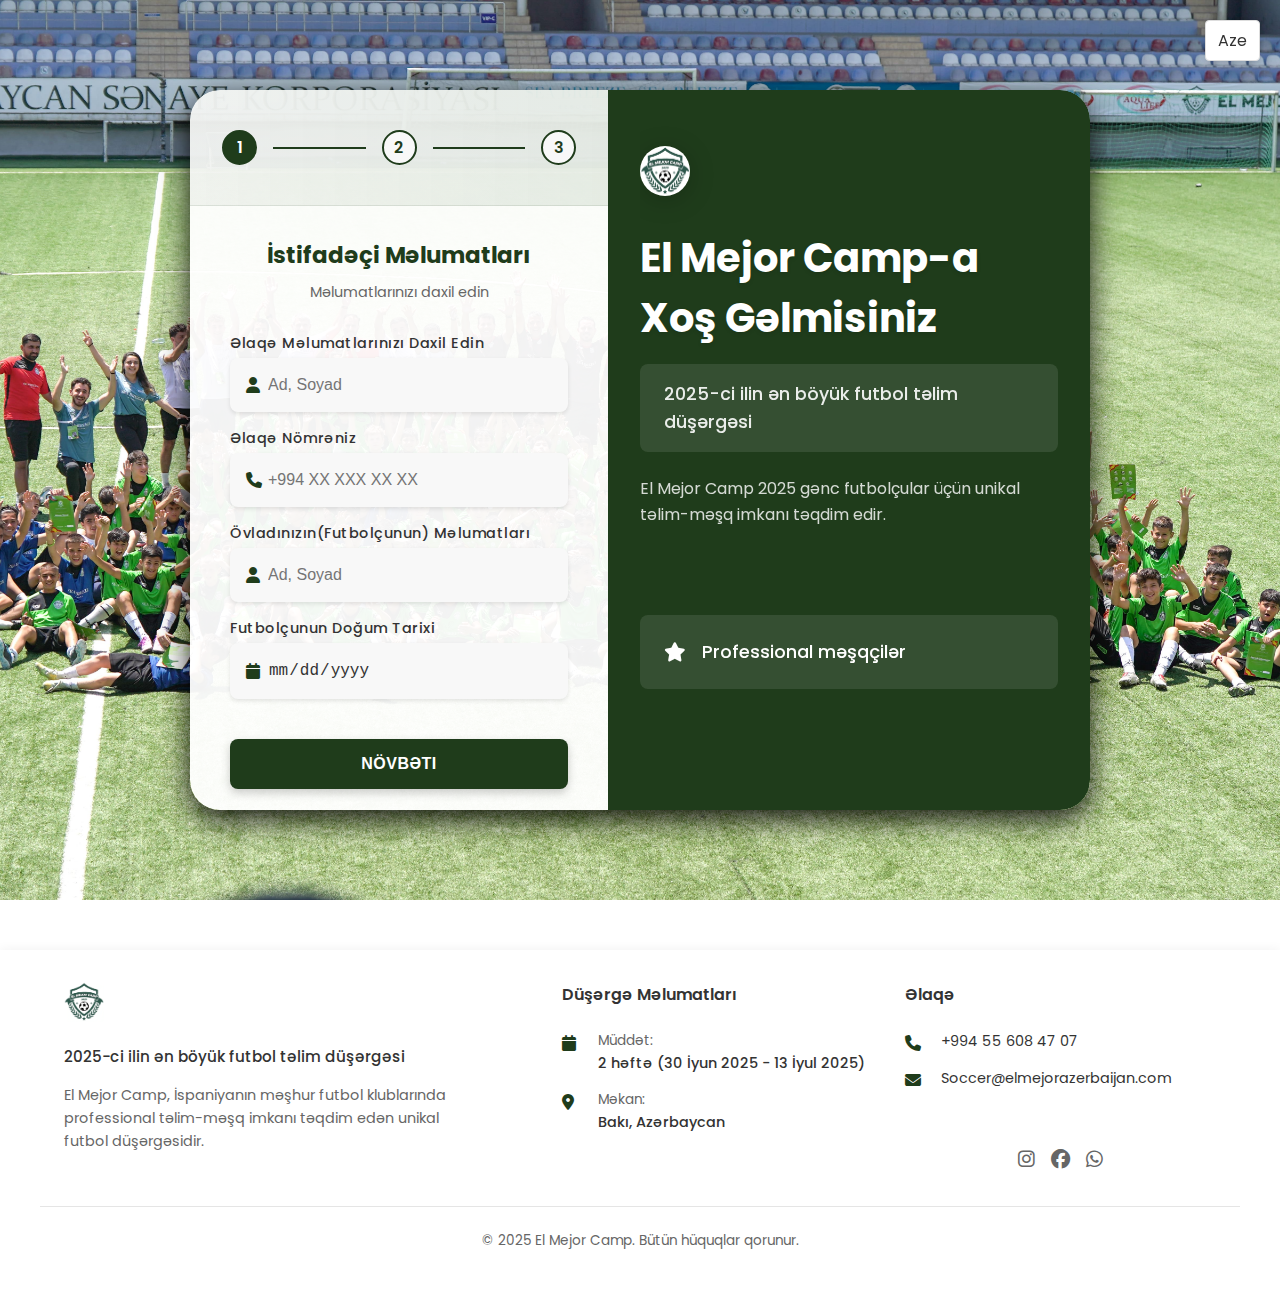
<file: frontend/index.html>
<!DOCTYPE html>
<html lang="en">

<head>
    <meta charset="UTF-8">
    <meta name="viewport" content="width=device-width, initial-scale=1.0">
    <title>El Mejor - Registration</title>
    <link rel="preconnect" href="https://fonts.googleapis.com">
    <link href="https://fonts.googleapis.com/css2?family=Poppins:wght@300;400;600&display=swap" rel="stylesheet">
    <link rel="stylesheet" href="./style.css">
    <link rel="stylesheet" href="https://cdnjs.cloudflare.com/ajax/libs/font-awesome/6.5.1/css/all.min.css">
</head>

<body>
    <div class="language-selector">
        <select id="languageSelect">
            <option value="az">Aze</option>
            <option value="en">Eng</option>
        </select>
    </div>
    <div class="main">
        <div class="container">
            <div class="form-section" id="form-section">
                <div class="form-header">
                    <div class="step-indicator">
                        <div class="step active" data-step="1">1</div>
                        <div class="step-line"></div>
                        <div class="step" data-step="2">2</div>
                        <div class="step-line"></div>
                        <div class="step" data-step="3">3</div>
                    </div>
                </div>
                <form id="form">
                    <div id="first-line" class="form-step active">
                        <div class="form-step-header">
                            <h2 data-translate="userInfo">İstifadəçi Məlumatları</h2>
                            <p class="form-subtitle" data-translate="enterInfo">Məlumatlarınızı daxil edin</p>
                        </div>

                        <div class="input-group">
                            <label for="parent-info" data-translate="contactInfo">Əlaqə Məlumatlarınızı Daxil
                                Edin</label>
                            <div class="input-wrapper">
                                <i class="input-icon fas fa-user"></i>
                                <input type="text" id="parent-info" name="parent-info"
                                    data-translate-placeholder="nameSurname" placeholder="Ad, Soyad" required>
                            </div>
                        </div>

                        <div class="input-group">
                            <label for="phone" data-translate="contactNumber">Əlaqə Nömrəniz</label>
                            <div class="input-wrapper">
                                <i class="input-icon fas fa-phone"></i>
                                <input type="tel" id="phone" name="phone" data-translate-placeholder="phoneNumber"
                                    placeholder="+994XXXXXXXXX" required>
                            </div>
                        </div>

                        <div class="input-group">
                            <label for="football-player-info" data-translate="playerInfo">Övladınızın(Futbolçunun)
                                Məlumatları</label>
                            <div class="input-wrapper">
                                <i class="input-icon fas fa-user"></i>
                                <input type="text" id="football-player-info" name="football-player-info"
                                    data-translate-placeholder="nameSurname" placeholder="Ad, Soyad" required>
                            </div>
                        </div>

                        <div class="input-group">
                            <label for="age" data-translate="birthDate">Futbolçunun Doğum Tarixi</label>
                            <div class="input-wrapper">
                                <i class="input-icon fas fa-calendar"></i>
                                <input type="date" id="age" name="age" required>
                            </div>
                        </div>

                        <button type="button" class="btn" id="next-button" data-translate="next">Növbətİ <i
                                class="fas fa-arrow-right"></i></button>
                    </div>
                    <div id="second-line" class="form-step">
                        <div class="form-step-header">
                            <h2 data-translate="additionalInfo">Əlavə Məlumatlar</h2>
                            <p class="form-subtitle" data-translate="footballExperience">Futbol təcrübəniz haqqında
                                məlumat verin</p>
                        </div>

                        <div class="input-group">
                            <label for="location" data-translate="address">Futbolçunun Yaşayış Ünvanı</label>
                            <div class="input-wrapper">
                                <i class="input-icon fas fa-trophy"></i>
                                <input type="text" id="location" name="location"
                                    data-translate-placeholder="addressPlaceholder" placeholder="Ölkə, Şəhər" required>
                            </div>
                        </div>

                        <div class="input-group">
                            <label for="club" data-translate="club">Futbolçunun oynadığı peşəkar/ ödənişli / həvəskar
                                klub</label>
                            <div class="input-wrapper">
                                <i class="input-icon fas fa-trophy"></i>
                                <input type="text" id="club" name="club" data-translate-placeholder="clubPlaceholder"
                                    placeholder="Klubun adını daxil edin" required>
                            </div>
                        </div>

                        <div class="input-group">
                            <label for="position" data-translate="position">Oyun Mövqeyi</label>
                            <div class="input-wrapper">
                                <i class="input-icon fas fa-futbol select-icon"></i>
                                <select id="position" name="position" required>
                                    <option value="" data-translate="positionPlaceholder">Select Position</option>
                                    <option value="goalkeeper" data-translate="goalkeeper">Qapıçı</option>
                                    <option value="center-back" data-translate="centerBack">Mərkəz Müdafiəçi</option>
                                    <option value="full-back" data-translate="fullBack">Kənar Müdafiəçi</option>
                                    <option value="defensive-midfielder" data-translate="defensiveMidfielder">Dayaq Yarımmüdafiəçi</option>
                                    <option value="central-midfielder" data-translate="centralMidfielder">Mərkəz Yarımmüdafiəçi</option>
                                    <option value="attacking-midfielder" data-translate="attackingMidfielder">Hücumameyilli Yarımmüdafiəçi</option>
                                    <option value="winger" data-translate="winger">Qanad Hücumçu</option>
                                    <option value="center-forward" data-translate="centerForward">Mərkəz Hücumçu
                                    </option>
                                </select>


                            </div>
                        </div>

                        <div class="input-group">
                            <label for="foot" data-translate="foot">Güclü Ayaq</label>
                            <div class="input-wrapper">
                                <i class="input-icon fas fa-shoe-prints"></i>
                                <select id="foot" name="foot" required>
                                    <option value="" data-translate="footPlaceholder">Select Foot</option>
                                    <option value="Sağ" data-translate="rightFoot">Right</option>
                                    <option value="Sol" data-translate="leftFoot">Left</option>
                                    <option value="Hər ikisi" data-translate="both">Both</option>
                                </select>
                            </div>
                        </div>

                        <div class="form-buttons">
                            <button type="button" class="btn btn-back" id="back-button" data-translate="back">⬅
                                Gerİ</button>
                            <button type="button" class="btn" id="next-button" data-translate="next">Növbətİ <i
                                    class="fas fa-arrow-right"></i></button>
                        </div>
                    </div>
                    <div id="third-line" class="form-step">
                        <div class="form-step-header">
                            <h2 data-translate="paymentTerms">Ödəniş və Qaytarılma Şərtləri</h2>
                            <p class="form-subtitle" data-translate="readTerms">Zəhmət olmasa şərtləri oxuyub
                                təsdiqləyin</p>
                        </div>

                        <div class="terms-container">
                            <h3 data-translate="rules">El Mejor Futbol Yay Kampı – Ödəniş və Qaytarılma Şərtləri</h3>

                            <div class="terms-section">
                                <h4 data-translate="firstRule" style="font-weight: bold;">1. Zədələnmə halında tibbi xərclər</h4>
                                <ul>
                                    <li data-translate="firstRuleContent">Camp zamanı futbolçunun hər hansı zədə alması halında müalicə xərcləri tam
                                        olaraq təşkilatçılar tərəfindən qarşılanacaqdır.</li>
                                </ul>
                            </div>

                            <div class="terms-section">
                                <h4 data-translate="secondRule" style="font-weight: bold;">2. Ödəniş və iştirak qaydaları</h4>
                                <ul>
                                    <li data-translate="secondRuleFirst">Campda iştirak üçün tam ödəniş 1 iyun 2025 tarixinədək edilməlidir.</li>
                                    <li data-translate="secondRuleSecond">İştirakçı seçim mərhələsindən keçdiyi halda, viza və biletlər təşkilatçılar
                                        tərəfindən qarşılanacaqdır.</li>
                                    <li data-translate="secondRuleThird">Ödənişə 14 günlük məşq proqramı və idman geyimi daxildir.</li>
                                </ul>
                            </div>

                            <div class="terms-section">
                                <h4 data-translate="thirdRule" style="font-weight: bold;">3. Ödənişin geri qaytarılması qaydaları</h4>
                                <ul>
                                    <li data-translate="thirdRuleFirst">Tam ödəniş edilmiş, lakin iştirak edilmədiyi halda, məbləğ geri qaytarılmır.
                                    </li>
                                    <li data-translate="thirdRuleSecond">İlkin ödəniş edildikdən sonra, tam məbləğin ən gec 1 iyun 2025 tarixinədək
                                        ödənilməsi mütləqdir.</li>
                                    <li data-translate="thirdRuleThird">1 iyun 2025 tarixinədək tam ödəniş edilmədiyi halda ilkin ödəniş (depozit) geri
                                        qaytarılmır və itirilmiş hesab olunur.</li>
                                    <li data-translate="thirdRuleFourth">1 iyun 2025 tarixindən sonra edilən heç bir ödəniş geri qaytarılmır.</li>
                                </ul>
                            </div>
                        </div>

                        <div class="input-group terms-confirmation">
                            <div class="checkbox-wrapper">
                                <input type="checkbox" id="terms-agreement" name="terms-agreement" required>
                                <label for="terms-agreement" data-translate="acceptTerms">Yuxarıda göstərilən bütün
                                    şərtləri oxudum və qəbul
                                    edirəm</label>
                            </div>
                        </div>
                        <div class="button-group">
                            <button type="button" class="btn back-btn" id="back-button" data-translate="back"><i
                                    class="fas fa-arrow-left"></i> Gerİ</button>
                            <button type="submit" class="btn submit-btn" id="submit-button"
                                data-translate="submit">Təsdİq Et</button>
                        </div>
                    </div>
                </form>
            </div>

            <div class="info-section" id="info-section">
                <div class="info-content-wrapper">
                    <div class="info-step active" id="first-info">
                        <div class="logo">
                            <img src="logo.webp" alt="El Mejor Camp Logo">
                        </div>
                        <div class="info-header">
                            <h2 data-translate="welcomeTitle">Welcome to<br>El Mejor Camp</h2>
                            <p class="highlight-text" data-translate="campHighlight">The biggest football training camp
                                of 2025</p>
                            <p class="info-description" data-translate="campDescription">El Mejor Camp 2025 offers a
                                unique training opportunity for young footballers.</p>
                        </div>
                        <div class="features">
                            <div class="feature-item">
                                <i class="feature-icon fas fa-star"></i>
                                <span class="feature-text" data-translate="professionalCoaches">Professional
                                    coaches</span>
                            </div>
                            <div class="feature-item">
                                <i class="feature-icon fas fa-futbol"></i>
                                <span class="feature-text" data-translate="spanishMethodology">Training with Spanish
                                    methodology</span>
                            </div>
                        </div>
                    </div>

                </div>

            </div>
        </div>
    </div>

    <footer class="footer">
        <div class="footer-content">
            <div class="footer-info">
                <img src="logo.webp" alt="El Mejor Camp Logo" class="footer-logo">
                <p class="footer-title" data-translate="footerTitle">2025-ci ilin ən böyük futbol təlim düşərgəsi</p>
                <p class="footer-description" data-translate="footerDescription">El Mejor Camp, İspaniyanın məşhur futbol klublarında professional
                    təlim-məşq imkanı təqdim edən unikal futbol düşərgəsidir.</p>
            </div>
            <div class="camp-info">
                <h3 data-translate="campInfo">Düşərgə Məlumatları</h3>
                <div class="info-item">
                    <i class="fas fa-calendar"></i>
                    <div class="info-text">
                        <span data-translate="time">Müddət:</span>
                        <p data-translate="timeValue">2 həftə (30 İyun 2025 - 13 İyul 2025)</p>
                    </div>
                </div>
                <div class="info-item">
                    <i class="fas fa-map-marker-alt"></i>
                    <div class="info-text">
                        <span data-translate="place">Məkan:</span>
                        <p data-translate="placeValue">Bakı, Azərbaycan</p>
                    </div>
                </div>
            </div>
            <div class="contact-info">
                <h3 data-translate="contact">c</h3>
                <div class="info-item">
                    <i class="fas fa-phone"></i>
                    <p>+994 55 608 47 07</p>
                </div>
                <div class="info-item">
                    <i class="fas fa-envelope"></i>
                    <p>Soccer@elmejorazerbaijan.com</p>
                </div>
                <div class="social-links">
                    <a href="https://www.instagram.com/elmejorcamp?utm_source=ig_web_button_share_sheet&igsh=ZDNlZDc0MzIxNw=="
                        aria-label="Instagram"><i class="fab fa-instagram"></i></a>
                    <a href="#" aria-label="Facebook"><i class="fab fa-facebook"></i></a>
                    <a href="https://wa.me/994556084707" aria-label="WhatsApp"><i class="fab fa-whatsapp"></i></a>
                </div>
            </div>
        </div>
        <div class="footer-bottom">
            <p data-translate="rights">© 2025 El Mejor Camp. Bütün hüquqlar qorunur.</p>
        </div>
    </footer>
    <script src="./translations.js"></script>
    <script src="./script.js"></script>
</body>

</html>
</file>
<file: frontend/style.css>
select,
input {
    -webkit-appearance: none;
    -moz-appearance: none;
    appearance: none;
    background: none;
    border: none;
    padding: 10px;
    font-size: 16px;
    cursor: pointer;
}

:root {
    --primary-color: #1F3C1B;
    --primary-hover: #2A5D1E;
    --primary-light: rgba(31, 60, 27, 0.1);
    --text-color: #333;
    --text-light: #666;
    --bg-light: #f8f8f8;
    --white: #FFFFFF;
    --error: #dc3545;
    --success: #28a745;
    --border-radius-sm: 5px;
    --border-radius-lg: 8px;
    --border-radius-xl: 30px;
    --spacing-xs: 4px;
    --spacing-sm: 8px;
    --spacing-md: 16px;
    --spacing-lg: 24px;
    --spacing-xl: 32px;
    --shadow-default: 0 4px 10px rgba(0, 0, 0, 0.2);
    --shadow-large: 0px 10px 30px rgba(0, 0, 0, 0.9);
    --shadow-input: 0 2px 4px rgba(0, 0, 0, 0.1);
    --transition: all 0.3s ease;
    --color-primary: #1B4332;
    --color-primary-light: #2D6A4F;
    --color-background: #ffffff;
    --color-text: #2c3e50;
    --color-text-secondary: #666666;
    --color-border: #e0e0e0;
    --spacing-xs-new: 0.5rem;
    --spacing-sm-new: 0.75rem;
    --spacing-md-new: 1rem;
    --spacing-lg-new: 1.5rem;
    --spacing-xl-new: 2rem;
    --border-radius-sm-new: 4px;
    --border-radius-md-new: 8px;
    --border-radius-lg-new: 12px;
    --border-radius-xl-new: 16px;
    --shadow-small: 0 2px 4px rgba(0, 0, 0, 0.1);
    --shadow-medium: 0 4px 6px rgba(0, 0, 0, 0.1);
    --shadow-large-new: 0 10px 15px rgba(0, 0, 0, 0.1);
}

* {
    box-sizing: border-box;
    margin: 0;
    padding: 0;
}

body {
    font-family: 'Poppins', sans-serif;
    margin: 0;
    display: flex;
    flex-direction: column;
    justify-content: center;
    align-items: center;
    overflow-x: hidden;
}

.main {
    min-height: 100vh;
    width: 100%;
    background: url('IMG_2150-min.JPG') no-repeat center center fixed;
    background-size: cover;
    display: flex;
    justify-content: center;
    align-items: center;
    position: relative;
    overflow: hidden;
}

.container {
    display: flex;
    width: 900px;
    max-width: 100%;
    position: relative;
    min-height: 550px;
    max-height: 80vh;
    margin: var(--spacing-md);
    overflow: hidden;
    border-radius: var(--border-radius-xl);
    box-shadow: var(--shadow-large);
}

.form-section {
    flex: 1;
    width: 50%;
    background-color: rgba(255, 255, 255, 0.95);
    border-radius: var(--border-radius-xl) 0 0 var(--border-radius-xl);
    overflow-y: auto;
    display: flex;
    flex-direction: column;
}

.form-step {
    display: none;
    opacity: 0;
    transition: opacity 0.3s ease-in-out;
    padding: var(--spacing-md);
    height: 100%;
}

.form-step.active {
    display: flex;
    flex-direction: column;
    opacity: 1;
}

.form-step-header {
    text-align: center;
    margin-bottom: var(--spacing-lg);
}

.step-indicator {
    display: flex;
    justify-content: center;
    align-items: center;
    gap: var(--spacing-md);
    margin: var(--spacing-md) 0;
}

#form {
    height: 100%;
    display: flex;
    flex-direction: column;
}

.input-group {
    margin-bottom: var(--spacing-md);
}

.info-section {
    flex: 1;
    width: 50%;
    padding: var(--spacing-xl);
    background-color: var(--primary-color);
    color: white;
    display: flex;
    flex-direction: column;
    justify-content: center;
    border-radius: 0 var(--border-radius-xl) var(--border-radius-xl) 0;
    overflow-y: auto;
}

.info-section h2 {
    font-size: 2rem;
    margin-bottom: var(--spacing-md);
    color: white;
}

.info-section p {
    margin-bottom: var(--spacing-lg);
    line-height: 1.6;
    color: rgba(255, 255, 255, 0.9);
}

.step-indicator {
    display: flex;
    justify-content: center;
    align-items: center;
    gap: var(--spacing-md);
}

.step {
    width: 40px;
    height: 40px;
    border-radius: 50%;
    background-color: var(--bg-light);
    border: 2px solid var(--primary-color);
    display: flex;
    align-items: center;
    justify-content: center;
    font-weight: 600;
    color: var(--text-light);
}

.step.active {
    background-color: var(--primary-color);
    border-color: var(--primary-color);
    color: white;
}

.step-line {
    flex: 0 1 100px;
    height: 2px;
    background-color: var(--primary-color);
}

.info-step {
    display: flex;
    flex-direction: column;
    height: 100%;
    padding: var(--spacing-xl);
}

.logo {
    display: flex;
    margin-bottom: var(--spacing-xl);
}

.logo img {
    width: 50px;
    height: 50px;
    object-fit: contain;
    border-radius: 50%;
    filter: drop-shadow(0 4px 12px rgba(0, 0, 0, 0.2));
}

.info-header {
    margin-bottom: var(--spacing-xl);
}

.info-header h2 {
    font-size: 2.5rem;
    font-weight: 700;
    margin-bottom: var(--spacing-md);
    text-shadow: 0 2px 4px rgba(0, 0, 0, 0.1);
    color: #fff;
}

.highlight-text {
    display: inline-block;
    background: rgba(255, 255, 255, 0.1);
    padding: var(--spacing-md) var(--spacing-lg);
    border-radius: var(--border-radius-lg);
    font-size: 1.1rem;
    font-weight: 500;
    margin-bottom: var(--spacing-md);
    backdrop-filter: blur(5px);
}

.info-description {
    font-size: 1rem;
    line-height: 1.6;
    opacity: 0.9;
}

.features {
    display: flex;
    flex-direction: column;
    gap: var(--spacing-md);
    margin: var(--spacing-xl) 0;
    flex: 1;
}

.feature-item {
    display: flex;
    align-items: center;
    gap: var(--spacing-md);
    background: rgba(255, 255, 255, 0.1);
    padding: var(--spacing-lg);
    border-radius: var(--border-radius-lg);
    transition: var(--transition);
    backdrop-filter: blur(5px);
}

.feature-item:hover {
    background: rgba(255, 255, 255, 0.15);
    transform: translateX(5px);
}

.feature-icon {
    font-size: 1.2rem;
    color: var(--white);
}

.feature-text {
    font-size: 1.1rem;
    font-weight: 500;
}

.social-links {
    margin-top: auto;
    display: flex;
    gap: var(--spacing-lg);
    justify-content: center;
    padding-top: var(--spacing-xl);
}

.social-link {
    color: var(--white);
    text-decoration: none;
    opacity: 0.7;
    font-size: 0.9rem;
    transition: var(--transition);
    padding: var(--spacing-sm) var(--spacing-md);
}

.social-link:hover {
    opacity: 1;
}

.signup-btn {
    background: var(--white);
    color: var(--primary-color);
    border: none;
    padding: var(--spacing-md) var(--spacing-xl);
    border-radius: var(--border-radius-lg);
    font-weight: 600;
    cursor: pointer;
    transition: var(--transition);
    width: 100%;
}

.signup-btn:hover {
    transform: translateY(-2px);
    box-shadow: 0 4px 12px rgba(0, 0, 0, 0.2);
}

h2 {
    color: var(--primary-color);
    font-weight: 700;
    margin-bottom: var(--spacing-lg);
    font-size: 23px;
}

label {
    font-weight: 500;
    display: block;
    margin-top: var(--spacing-md);
    margin-bottom: var(--spacing-xs);
    text-align: left;
    color: var(--text-color);
    font-size: 0.9rem;
    letter-spacing: 0.5px;
    transition: var(--transition);
}

.input-group {
    position: relative;
    margin-bottom: var(--spacing-md);
    width: 100%;
    text-align: left;
}

.input-wrapper {
    position: relative;
    display: flex;
    align-items: center;
    width: 100%;
}

.input-icon {
    position: absolute;
    left: var(--spacing-md);
    color: var(--primary-color);
    font-size: 1rem;
    pointer-events: none;
}

input,
select {
    width: 100%;
    padding: var(--spacing-md) var(--spacing-md) var(--spacing-md) calc(var(--spacing-xl) + var(--spacing-xs));
    border: 2px solid transparent;
    background-color: var(--bg-light);
    border-radius: var(--border-radius-lg);
    outline: none;
    font-size: 1rem;
    color: var(--text-color);
    transition: var(--transition);
    box-shadow: var(--shadow-input);
}

input:hover,
select:hover {
    background-color: var(--primary-light);
}

input:focus,
select:focus {
    border-color: var(--primary-color);
    background-color: var(--white);
    box-shadow: 0 0 0 4px var(--primary-light);
}

.fa-calendar {
    pointer-events: auto;
    cursor: pointer;
}

.fa-calendar:hover {
    color: var(--primary-hover);
}

input[type="date"]::-webkit-calendar-picker-indicator {
    display: none;
    -webkit-appearance: none;
}

#form {
    padding: var(--spacing-md) var(--spacing-lg);
    flex: 1;
    width: 100%;
}

#size {
    display: grid;
    grid-template-columns: 1fr 1fr;
    gap: var(--spacing-md);
    margin: var(--spacing-md) 0;
    width: 100%;
}

.form-step {
    width: 100%;
}

.form-step-header h2 {
    margin-bottom: 10px;
}

.form-step-header p {
    margin-bottom: 30px;
}

.form-header {
    padding: var(--spacing-lg) var(--spacing-xl);
    background: linear-gradient(to right, rgba(31, 60, 27, 0.05), rgba(42, 93, 30, 0.1));
    border-bottom: 1px solid rgba(31, 60, 27, 0.1);
}

.step-indicator {
    display: flex;
    align-items: center;
    justify-content: center;
    gap: var(--spacing-md);
}

.step {
    width: 35px;
    height: 35px;
    border-radius: 50%;
    background: var(--bg-light);
    border: 2px solid var(--primary-color);
    display: flex;
    align-items: center;
    justify-content: center;
    font-weight: 600;
    color: var(--primary-color);
    position: relative;
    transition: var(--transition);
}

.step.active {
    background: var(--primary-color);
    color: var(--white);
}

.step-line {
    flex: 1;
    height: 2px;
    background: var(--primary-color);
    max-width: 100px;
}

.form-subtitle {
    color: var(--text-light);
    font-size: 0.9rem;
    margin-top: var(--spacing-xs);
}

input.error,
select.error {
    border: 2px solid var(--error);
    background-color: rgba(220, 53, 69, 0.1);
}

input.error:focus,
select.error:focus {
    box-shadow: 0 0 0 4px rgba(220, 53, 69, 0.2);
}

@keyframes shake {

    0%,
    100% {
        transform: translateX(0);
    }

    25% {
        transform: translateX(-5px);
    }

    75% {
        transform: translateX(5px);
    }
}

.error {
    animation: shake 0.3s ease-in-out;
}

.btn,
.info-section .signup-btn {
    padding: var(--spacing-md) var(--spacing-xl);
    border: none;
    border-radius: var(--border-radius-lg);
    cursor: pointer;
    font-size: 1rem;
    font-weight: 600;
    letter-spacing: 0.5px;
    transition: var(--transition);
    position: relative;
    overflow: hidden;
}

.btn {
    width: 100%;
    background: var(--primary-color);
    color: var(--white);
    margin-top: var(--spacing-lg);
    text-transform: uppercase;
    box-shadow: var(--shadow-default);
}

.btn:hover {
    background: var(--primary-hover);
    transform: translateY(-2px);
    box-shadow: 0 6px 15px rgba(0, 0, 0, 0.3);
}

.btn:active {
    transform: translateY(0);
}

.btn-back {
    background: var(--primary-light);
    color: var(--primary-color);
}

.btn-back:hover {
    background: rgba(31, 60, 27, 0.2);
}

.btn .fa-arrow-right {
    margin-left: var(--spacing-sm);
}

#form {
    display: flex;
    justify-content: space-between;
    gap: var(--spacing-xl);
    position: relative;
}

#form #first-line,
#form #second-line {
    width: 100%;
}

@keyframes fadeIn {
    from {
        opacity: 0;
        transform: translateY(10px);
    }

    to {
        opacity: 1;
        transform: translateY(0);
    }
}

.form-section {
    animation: fadeIn 0.5s ease-out;
}

.form-step {
    display: none;
    animation: fadeIn 0.5s ease-in-out;
}

.form-step.active {
    display: block;
}

.form-buttons {
    width: 100%;
    display: flex;
    gap: var(--spacing-md);
    margin-top: var(--spacing-lg);
    justify-content: center;
}

.info-content-wrapper {
    position: relative;
    width: 100%;
    overflow: hidden;
    flex-grow: 1;
}

.info-step {
    position: absolute;
    width: 100%;
    height: 100%;
    transition: transform 0.5s ease-in-out;
    padding: var(--spacing-lg) 0;
}

.info-step.active {
    transform: translateX(0);
}

#first-info {
    transform: translateX(0);
}

#second-info {
    transform: translateX(100%);
}

.slide-left #first-info {
    transform: translateX(-100%);
}

.slide-left #second-info {
    transform: translateX(0);
}

.slide-right #first-info {
    transform: translateX(0);
}

.slide-right #second-info {
    transform: translateX(100%);
}


@media screen and (max-width: 768px) {
    .container {
        flex-direction: column;
        width: 100%;
        margin: var(--spacing-sm);
        min-height: auto;
        height: auto;
        max-height: none;
    }

    .form-section {
        width: 100%;
        height: auto;
        padding: var(--spacing-md);
    }

    .form-step {
        height: auto;
    }
}

@media screen and (max-width: 576px) {
    .container {
        margin: var(--spacing-xs);
        border-radius: var(--border-radius-lg);
    }

    .form-section {
        padding: var(--spacing-sm);
    }

    .form-step {
        padding: var(--spacing-sm);
    }
}

@media screen and (max-width: 768px) {
    body {
        align-items: flex-start;
        min-height: 100vh;
        padding: 0;
        overflow-x: hidden;
    }

    .main {
        min-height: 100vh;
        padding: 0;
        overflow-x: hidden;
        background-attachment: scroll;
    }

    .container {
        flex-direction: column;
        width: 100%;
        margin: var(--spacing-sm);
        min-height: auto;
        height: auto;
        max-height: none;
        background-color: rgba(255, 255, 255, 0.95);
    }

    .info-section {
        display: none;
    }

    .form-section {
        width: 100%;
        position: relative;
        padding: var(--spacing-md);
        overflow: auto;
    }

    .form-step {
        padding: var(--spacing-md);
    }
}

@media screen and (max-width: 576px) {
    .container {
        margin: var(--spacing-xs);
        border-radius: var(--border-radius-lg);
    }

    .form-section {
        padding: var(--spacing-sm);
    }

    .form-step {
        padding: var(--spacing-sm);
    }
}

.footer {
    background: var(--white);
    padding: var(--spacing-xl) 0;
    margin-top: 50px;
    margin-bottom: 0;
    box-shadow: 0 -1px 10px rgba(0, 0, 0, 0.05);
    width: 100%;
}

.footer-content {
    max-width: 1200px;
    margin: 0 auto;
    padding: 0 var(--spacing-lg);
    display: grid;
    grid-template-columns: 1.5fr 1fr 1fr;
    gap: var(--spacing-xl);
}

.footer-info {
    max-width: 400px;
}

.footer-logo {
    height: 40px;
    width: auto;
    margin-bottom: var(--spacing-md);
}

.footer-title {
    font-size: 0.95rem;
    font-weight: 500;
    color: var(--text-color);
    margin-bottom: var(--spacing-md);
}

.footer-description {
    font-size: 0.9rem;
    line-height: 1.6;
    color: var(--text-light);
}

.camp-info h3,
.contact-info h3 {
    font-size: 1rem;
    font-weight: 600;
    margin-bottom: var(--spacing-lg);
    color: var(--text-color);
}

.info-item {
    display: flex;
    align-items: flex-start;
    gap: var(--spacing-md);
    margin-bottom: var(--spacing-md);
}

.info-item i {
    color: var(--primary-color);
    font-size: 1rem;
    width: 20px;
    margin-top: 4px;
}

.info-text span {
    font-size: 0.85rem;
    color: var(--text-light);
    display: block;
    margin-bottom: 2px;
}

.info-text p {
    font-size: 0.9rem;
    color: var(--text-color);
    font-weight: 500;
    margin: 0;
}

.contact-info .info-item p {
    font-size: 0.9rem;
    color: var(--text-color);
    margin: 0;
}

.social-links {
    display: flex;
    gap: var(--spacing-md);
    margin-top: var(--spacing-lg);
}

.social-links a {
    color: var(--text-light);
    font-size: 1.2rem;
    transition: var(--transition);
}

.social-links a:hover {
    color: var(--primary-color);
    transform: translateY(-2px);
}

.footer-bottom {
    max-width: 1200px;
    margin: 0 auto;
    padding: var(--spacing-lg);
    text-align: center;
    border-top: 1px solid rgba(0, 0, 0, 0.1);
    margin-top: var(--spacing-xl);
}

.footer-bottom p {
    color: var(--text-light);
    font-size: 0.85rem;
}

@media (max-width: 992px) {
    .footer-content {
        grid-template-columns: 1fr 1fr;
        gap: var(--spacing-xl);
    }

    .footer-info {
        grid-column: 1 / -1;
        max-width: 100%;
        text-align: center;
    }

    .footer-logo {
        margin: 0 auto var(--spacing-md);
    }
}

@media (max-width: 576px) {
    .footer-content {
        grid-template-columns: 1fr;
    }

    .camp-info,
    .contact-info {
        text-align: center;
    }

    .info-item {
        flex-direction: column;
        align-items: center;
        text-align: center;
        gap: var(--spacing-sm);
    }

    .info-item i {
        margin: 0;
    }

    .social-links {
        justify-content: center;
    }
}

.form-section::-webkit-scrollbar {
    width: 6px;
}

.form-section::-webkit-scrollbar-track {
    background: rgba(0, 0, 0, 0.05);
}

.form-section::-webkit-scrollbar-thumb {
    background: var(--primary-color);
    border-radius: 3px;
}

.hidden {
    display: none;
}

.terms-container {
    background-color: rgba(255, 255, 255, 0.95);
    border: 1px solid rgba(31, 60, 27, 0.15);
    border-radius: 16px;
    box-shadow:
        0 10px 20px rgba(31, 60, 27, 0.1),
        0 2px 6px rgba(31, 60, 27, 0.05),
        inset 0 0 0 1px rgba(255, 255, 255, 0.1);
    padding: 24px;
    margin: 20px 0;
    position: relative;
    backdrop-filter: blur(8px);
    -webkit-backdrop-filter: blur(8px);
}

@media screen and (max-width: 768px) {
    .terms-container {
        padding: 16px;
        margin: 16px 0;
        border-radius: 12px;
    }
}

@media screen and (max-height: 910px) {
    .feature-item:nth-child(2){
        display: none;
    }
}

@media screen and (max-height: 791px) {
    .feature-item:nth-child(1){
        display: none;
    }
}



.terms-container h3 {
    color: #2c3e50;
    margin-bottom: 20px;
    font-size: 1.2em;
}

.terms-section {
    margin-bottom: 20px;
}

.terms-section h4 {
    color: #34495e;
    margin-bottom: 10px;
    font-size: 1.1em;
}

.terms-section ul {
    list-style-type: none;
    padding-left: 20px;
}

.terms-section li {
    margin-bottom: 8px;
    line-height: 1.5;
    color: #555;
}

.terms-confirmation {
    margin: 20px 0;
    background-color: #e8f5e9;
    padding: 15px;
    border-radius: 8px;
    border: 1px solid #c8e6c9;
}

.checkbox-wrapper {
    display: flex;
    align-items: center;
    gap: 12px;
    position: relative;
}

.checkbox-wrapper input[type="checkbox"] {
    width: 20px;
    height: 20px;
    cursor: pointer;
    margin: 0;
}

.checkbox-wrapper label {
    color: #1b5e20;
    font-size: 1em;
    line-height: 1.4;
    font-weight: 500;
    cursor: pointer;
    flex: 1;
}

.button-group {
    display: flex;
    gap: 20px;
    justify-content: space-between;
    margin: 30px;
}
.button-group .btn{
    margin-bottom: 1rem;
    margin-top: 0;
}

.back-btn {
    background-color: #6c757d;
    padding: 12px 25px;
    font-size: 1em;
    display: flex;
    align-items: center;
    gap: 8px;
}

.back-btn:hover {
    background-color: #5a6268;
}

.submit-btn {
    background-color: #2e7d32;
    padding: 14px 30px;
    font-size: 1.1em;
    font-weight: 600;
    letter-spacing: 0.5px;
    box-shadow: 0 2px 4px rgba(0, 0, 0, 0.1);
    transition: all 0.3s ease;
}

.submit-btn:disabled {
    background-color: #ccc;
    cursor: not-allowed;
    transform: none;
    box-shadow: none;
    opacity: 0.7;
}

.submit-btn:disabled:hover {
    background-color: #ccc;
    transform: none;
    box-shadow: none;
}

.submit-btn:hover {
    background-color: #1b5e20;
    box-shadow: 0 4px 8px rgba(0, 0, 0, 0.2);
    transform: translateY(-1px);
}

.submit-btn:active {
    transform: translateY(1px);
    box-shadow: 0 2px 4px rgba(0, 0, 0, 0.1);
}

.language-selector {
    position: fixed;
    top: 20px;
    right: 20px;
    z-index: 1000;
}

.language-selector select {
    padding: 8px 12px;
    border: 1px solid #ddd;
    border-radius: 4px;
    background-color: white;
    font-family: 'Poppins', sans-serif;
    cursor: pointer;
    outline: none;
    transition: border-color 0.3s ease;
}

.language-selector select:hover {
    border-color: #007bff;
}

.language-selector select:focus {
    border-color: #007bff;
    box-shadow: 0 0 0 2px rgba(0, 123, 255, 0.25);
}
</file>
